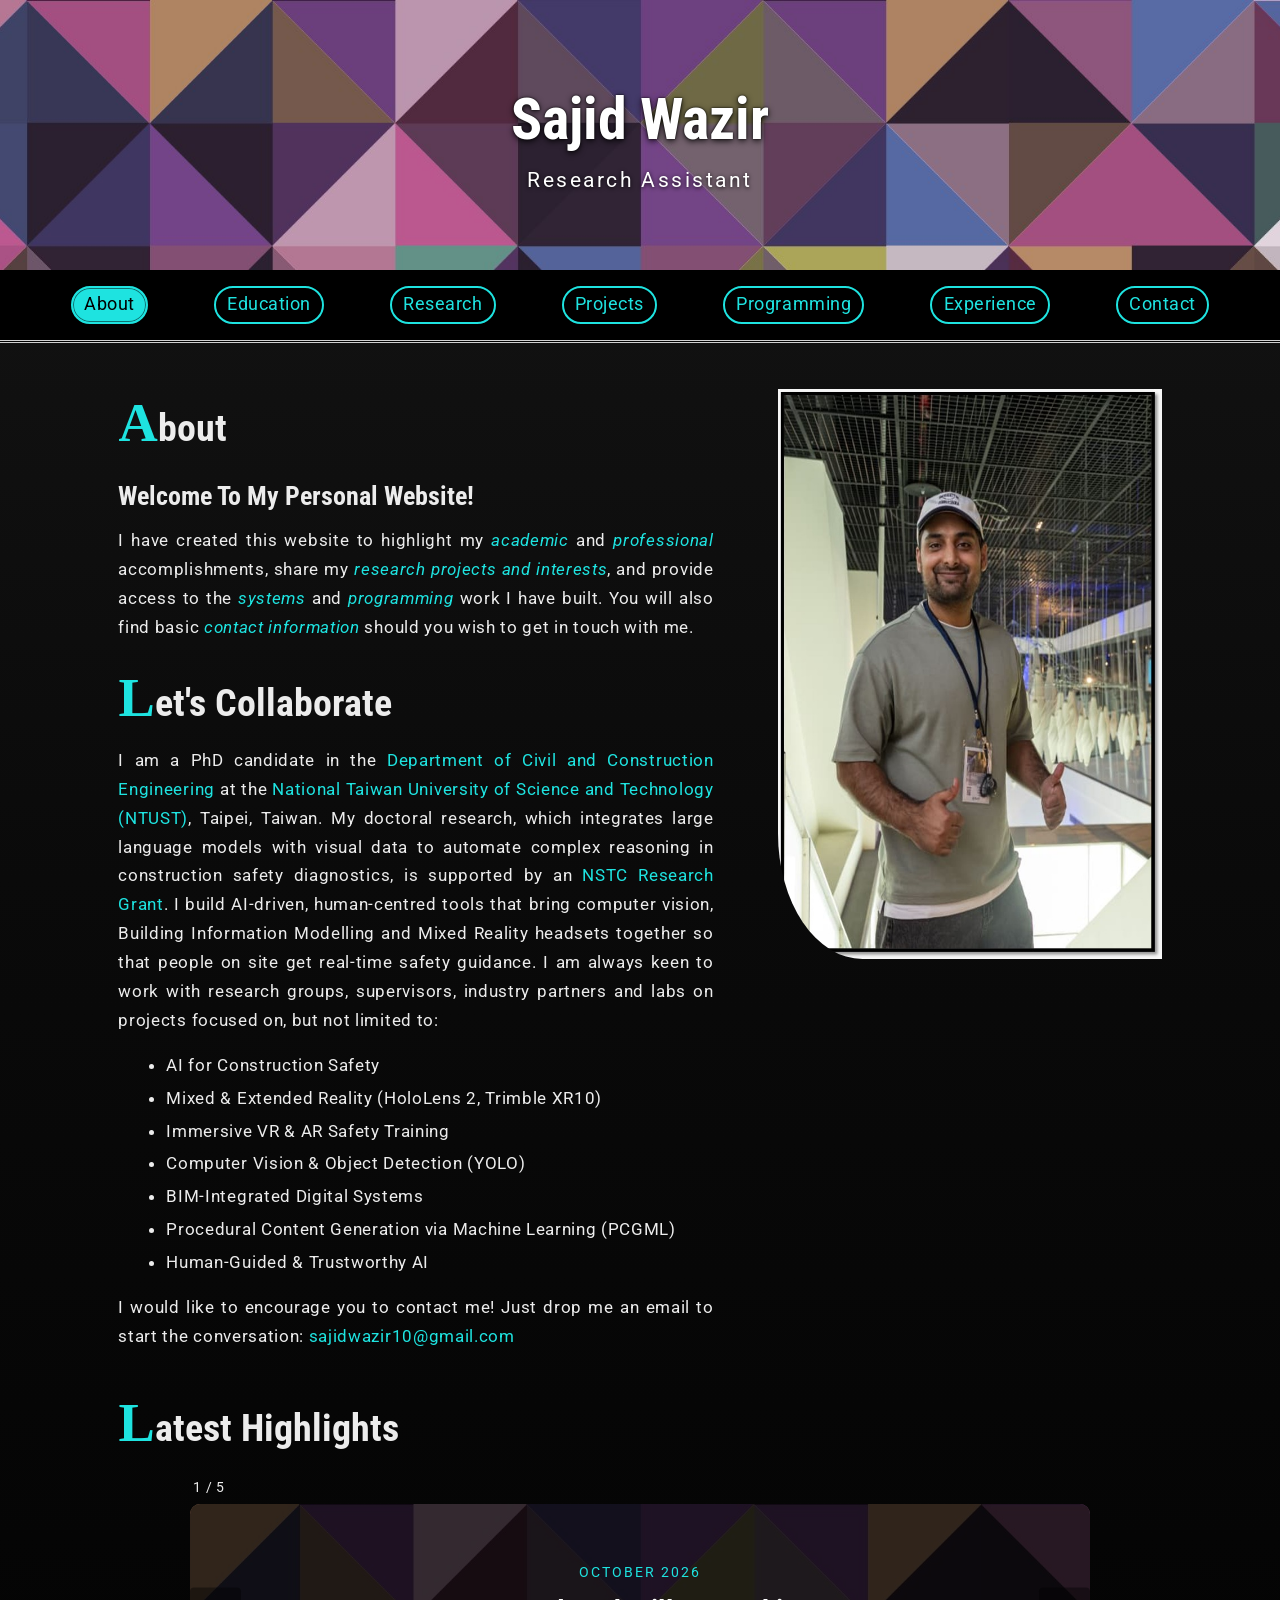
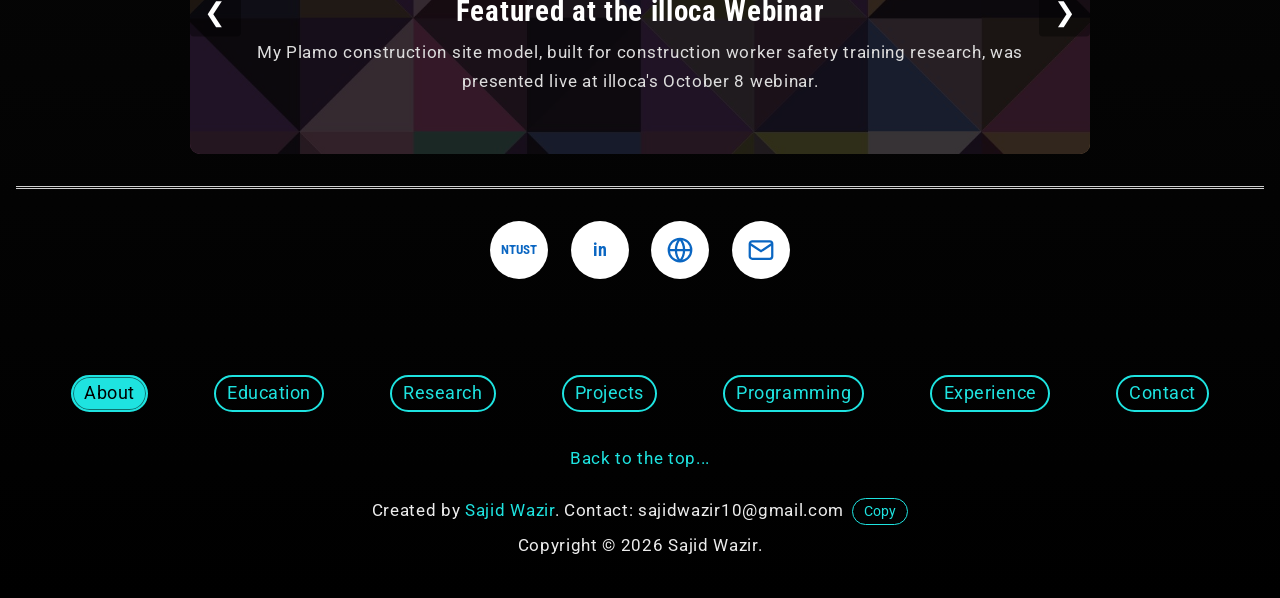
<file: index.html>
<!DOCTYPE html>
<html lang="en">
<head>
<meta charset="utf-8">
<meta name="viewport" content="width=device-width, initial-scale=1.0">
<meta name="author" content="Sajid Wazir">
<meta name="description" content="Personal website of Sajid Wazir, PhD candidate in Civil and Construction Engineering at NTUST, Taipei">
<meta name="keywords" content="construction safety, mixed reality, HoloLens 2, Trimble XR10, YOLO, computer vision, BIM, PCGML, civil engineering, NTUST">
<title>Sajid Wazir - About</title>
<link rel="preconnect" href="https://fonts.googleapis.com">
<link rel="preconnect" href="https://fonts.gstatic.com" crossorigin>
<link href="https://fonts.googleapis.com/css2?family=Roboto:ital,wght@0,400;0,500;0,700;1,400&family=Roboto+Condensed:wght@700&display=swap" rel="stylesheet">
<link rel="stylesheet" href="css/style.css">
</head>
<body>
<header id="header_text">
<h1>Sajid Wazir</h1>
<p>Research Assistant</p>
</header>
<nav class="main"><ul><li><a href="index.html" class="active">About</a></li><li><a href="education.html">Education</a></li><li><a href="research.html">Research</a></li><li><a href="projects.html">Projects</a></li><li><a href="programming.html">Programming</a></li><li><a href="experience.html">Experience</a></li><li><a href="contact.html">Contact</a></li></ul></nav>
<main>
<div class="row">
<div>
<h2>About</h2>
<h3>Welcome to my personal website!</h3>
<p>I have created this website to highlight my <a href="education.html"><em>academic</em></a> and <a href="experience.html"><em>professional</em></a> accomplishments, share my <a href="research.html"><em>research projects and interests</em></a>, and provide access to the <a href="projects.html"><em>systems</em></a> and <a href="programming.html"><em>programming</em></a> work I have built. You will also find basic <a href="contact.html"><em>contact information</em></a> should you wish to get in touch with me.</p>
<h2>Let's collaborate</h2>
<p>I am a PhD candidate in the <a href="https://www.ct.ntust.edu.tw/" target="_blank" rel="noopener">Department of Civil and Construction Engineering</a> at the <a href="https://www.ntust.edu.tw/" target="_blank" rel="noopener">National Taiwan University of Science and Technology (NTUST)</a>, Taipei, Taiwan. My doctoral research, which integrates large language models with visual data to automate complex reasoning in construction safety diagnostics, is supported by an <a href="https://www.nstc.gov.tw/" target="_blank" rel="noopener">NSTC Research Grant</a>. I build AI-driven, human-centred tools that bring computer vision, Building Information Modelling and Mixed Reality headsets together so that people on site get real-time safety guidance. I am always keen to work with research groups, supervisors, industry partners and labs on projects focused on, but not limited to:</p>
<ul class="list">
<li>AI for Construction Safety</li>
<li>Mixed &amp; Extended Reality (HoloLens 2, Trimble XR10)</li>
<li>Immersive VR &amp; AR Safety Training</li>
<li>Computer Vision &amp; Object Detection (YOLO)</li>
<li>BIM-Integrated Digital Systems</li>
<li>Procedural Content Generation via Machine Learning (PCGML)</li>
<li>Human-Guided &amp; Trustworthy AI</li>
</ul>
<p>I would like to encourage you to contact me! Just drop me an email to start the conversation: <a href="mailto:sajidwazir10@gmail.com">sajidwazir10@gmail.com</a></p>
</div>
<div class="photo"><img src="images/me.jpg" alt="Photo of Sajid Wazir"></div>
</div>
<div class="full">
<h2>Latest highlights</h2>
<div class="slideshow">
<div class="slide show"><div class="num">1 / 5</div><div class="card"><div class="inner"><div class="tag">October 2026</div><div class="title">Featured at the illoca Webinar</div><p class="txt">My Plamo construction site model, built for construction worker safety training research, was presented live at illoca's October 8 webinar.</p></div></div></div>
<div class="slide"><div class="num">2 / 5</div><div class="card"><div class="inner"><div class="tag">ICCCBE 2026</div><div class="title">AR-Based Fire Evacuation Navigation System</div><p class="txt">My paper on an Augmented Reality fire evacuation navigation system was presented at the International Conference on Computing in Civil and Building Engineering.</p></div></div></div>
<div class="slide"><div class="num">3 / 5</div><div class="card"><div class="inner"><div class="tag">Mixed Reality</div><div class="title">Inspection Copilot Running on Trimble XR10</div><p class="txt">My multi-user Mixed Reality system is deployed as a UWP ARM64 build with on-headset detection, voice commands and an AI helper panel.</p></div></div></div>
<div class="slide"><div class="num">4 / 5</div><div class="card"><div class="inner"><div class="tag">Computer Vision</div><div class="title">Custom YOLOv8s Detector Reaches 80% mAP50</div><p class="txt">Trained on 571 images across 7 classes of fire extinguisher components to drive on-site defect alerts.</p></div></div></div>
<div class="slide"><div class="num">5 / 5</div><div class="card"><div class="inner"><div class="tag">Funding</div><div class="title">NSTC Research Grant</div><p class="txt">My doctoral research is supported by Taiwan's National Science and Technology Council.</p></div></div></div>
<button class="prev" type="button" aria-label="Previous">&#10094;</button>
<button class="next" type="button" aria-label="Next">&#10095;</button>
</div>
</div>
<hr class="sep">
<ul class="icons">
<li><a href="https://www.ntust.edu.tw/" target="_blank" rel="noopener" title="NTUST" style="font-size:.8rem">NTUST</a></li>
<li><a href="https://www.linkedin.com/in/sajid-wazir" target="_blank" rel="noopener" title="LinkedIn">in</a></li>
<li><a href="https://sites.google.com/view/sajidwazir/" target="_blank" rel="noopener" title="Portfolio"><svg viewBox="0 0 24 24" fill="none" stroke="currentColor" stroke-width="1.8"><circle cx="12" cy="12" r="9"/><path d="M3 12h18M12 3a14 14 0 0 1 0 18M12 3a14 14 0 0 0 0 18"/></svg></a></li>
<li><a href="mailto:sajidwazir10@gmail.com" title="Email"><svg viewBox="0 0 24 24" fill="none" stroke="currentColor" stroke-width="1.8"><rect x="3" y="5" width="18" height="14" rx="2"/><path d="M3 7l9 6 9-6"/></svg></a></li>
</ul>
</main>
<footer>
<nav class="foot"><ul><li><a href="index.html" class="active">About</a></li><li><a href="education.html">Education</a></li><li><a href="research.html">Research</a></li><li><a href="projects.html">Projects</a></li><li><a href="programming.html">Programming</a></li><li><a href="experience.html">Experience</a></li><li><a href="contact.html">Contact</a></li></ul></nav>
<a class="top" href="#header_text">Back to the top...</a>
<p>Created by <a href="index.html">Sajid Wazir</a>. Contact: <span id="mail">sajidwazir10@gmail.com</span><button class="copybtn" type="button" data-copy="mail">Copy</button></p>
<p>Copyright &copy; 2026 Sajid Wazir.</p>
</footer>
<script src="js/main.js"></script>
</body>
</html>
</file>
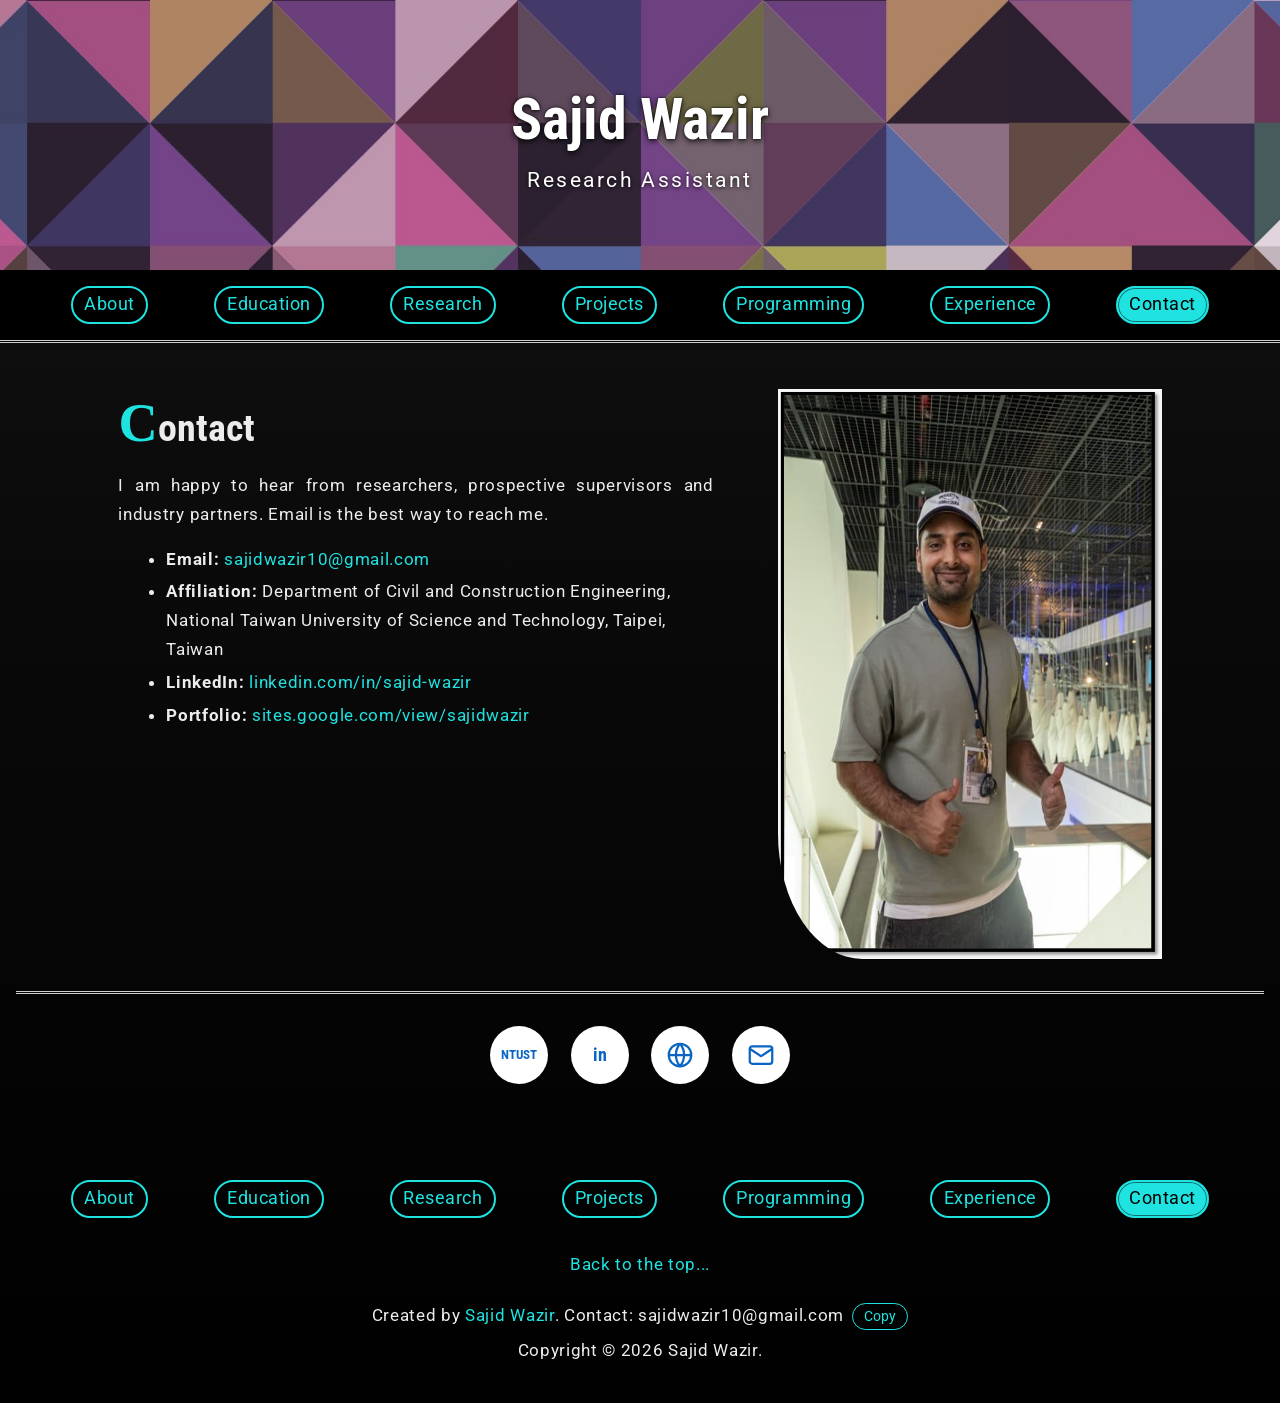
<file: contact.html>
<!DOCTYPE html>
<html lang="en">
<head>
<meta charset="utf-8">
<meta name="viewport" content="width=device-width, initial-scale=1.0">
<meta name="author" content="Sajid Wazir">
<meta name="description" content="Personal website of Sajid Wazir, PhD candidate in Civil and Construction Engineering at NTUST, Taipei">
<meta name="keywords" content="construction safety, mixed reality, HoloLens 2, Trimble XR10, YOLO, computer vision, BIM, PCGML, civil engineering, NTUST">
<title>Sajid Wazir - Contact</title>
<link rel="preconnect" href="https://fonts.googleapis.com">
<link rel="preconnect" href="https://fonts.gstatic.com" crossorigin>
<link href="https://fonts.googleapis.com/css2?family=Roboto:ital,wght@0,400;0,500;0,700;1,400&family=Roboto+Condensed:wght@700&display=swap" rel="stylesheet">
<link rel="stylesheet" href="css/style.css">
</head>
<body>
<header id="header_text">
<h1>Sajid Wazir</h1>
<p>Research Assistant</p>
</header>
<nav class="main"><ul><li><a href="index.html">About</a></li><li><a href="education.html">Education</a></li><li><a href="research.html">Research</a></li><li><a href="projects.html">Projects</a></li><li><a href="programming.html">Programming</a></li><li><a href="experience.html">Experience</a></li><li><a href="contact.html" class="active">Contact</a></li></ul></nav>
<main>
<div class="row"><div>
<h2>Contact</h2>
<p>I am happy to hear from researchers, prospective supervisors and industry partners. Email is the best way to reach me.</p>
<ul class="list">
<li><strong>Email:</strong> <a href="mailto:sajidwazir10@gmail.com">sajidwazir10@gmail.com</a></li>
<li><strong>Affiliation:</strong> Department of Civil and Construction Engineering, National Taiwan University of Science and Technology, Taipei, Taiwan</li>
<li><strong>LinkedIn:</strong> <a href="https://www.linkedin.com/in/sajid-wazir" target="_blank" rel="noopener">linkedin.com/in/sajid-wazir</a></li>
<li><strong>Portfolio:</strong> <a href="https://sites.google.com/view/sajidwazir/" target="_blank" rel="noopener">sites.google.com/view/sajidwazir</a></li>
</ul>
</div><div class="photo"><img src="images/me.jpg" alt="Photo of Sajid Wazir"></div></div>
<hr class="sep">
<ul class="icons">
<li><a href="https://www.ntust.edu.tw/" target="_blank" rel="noopener" title="NTUST" style="font-size:.8rem">NTUST</a></li>
<li><a href="https://www.linkedin.com/in/sajid-wazir" target="_blank" rel="noopener" title="LinkedIn">in</a></li>
<li><a href="https://sites.google.com/view/sajidwazir/" target="_blank" rel="noopener" title="Portfolio"><svg viewBox="0 0 24 24" fill="none" stroke="currentColor" stroke-width="1.8"><circle cx="12" cy="12" r="9"/><path d="M3 12h18M12 3a14 14 0 0 1 0 18M12 3a14 14 0 0 0 0 18"/></svg></a></li>
<li><a href="mailto:sajidwazir10@gmail.com" title="Email"><svg viewBox="0 0 24 24" fill="none" stroke="currentColor" stroke-width="1.8"><rect x="3" y="5" width="18" height="14" rx="2"/><path d="M3 7l9 6 9-6"/></svg></a></li>
</ul>
</main>
<footer>
<nav class="foot"><ul><li><a href="index.html">About</a></li><li><a href="education.html">Education</a></li><li><a href="research.html">Research</a></li><li><a href="projects.html">Projects</a></li><li><a href="programming.html">Programming</a></li><li><a href="experience.html">Experience</a></li><li><a href="contact.html" class="active">Contact</a></li></ul></nav>
<a class="top" href="#header_text">Back to the top...</a>
<p>Created by <a href="index.html">Sajid Wazir</a>. Contact: <span id="mail">sajidwazir10@gmail.com</span><button class="copybtn" type="button" data-copy="mail">Copy</button></p>
<p>Copyright &copy; 2026 Sajid Wazir.</p>
</footer>
<script src="js/main.js"></script>
</body>
</html>
</file>
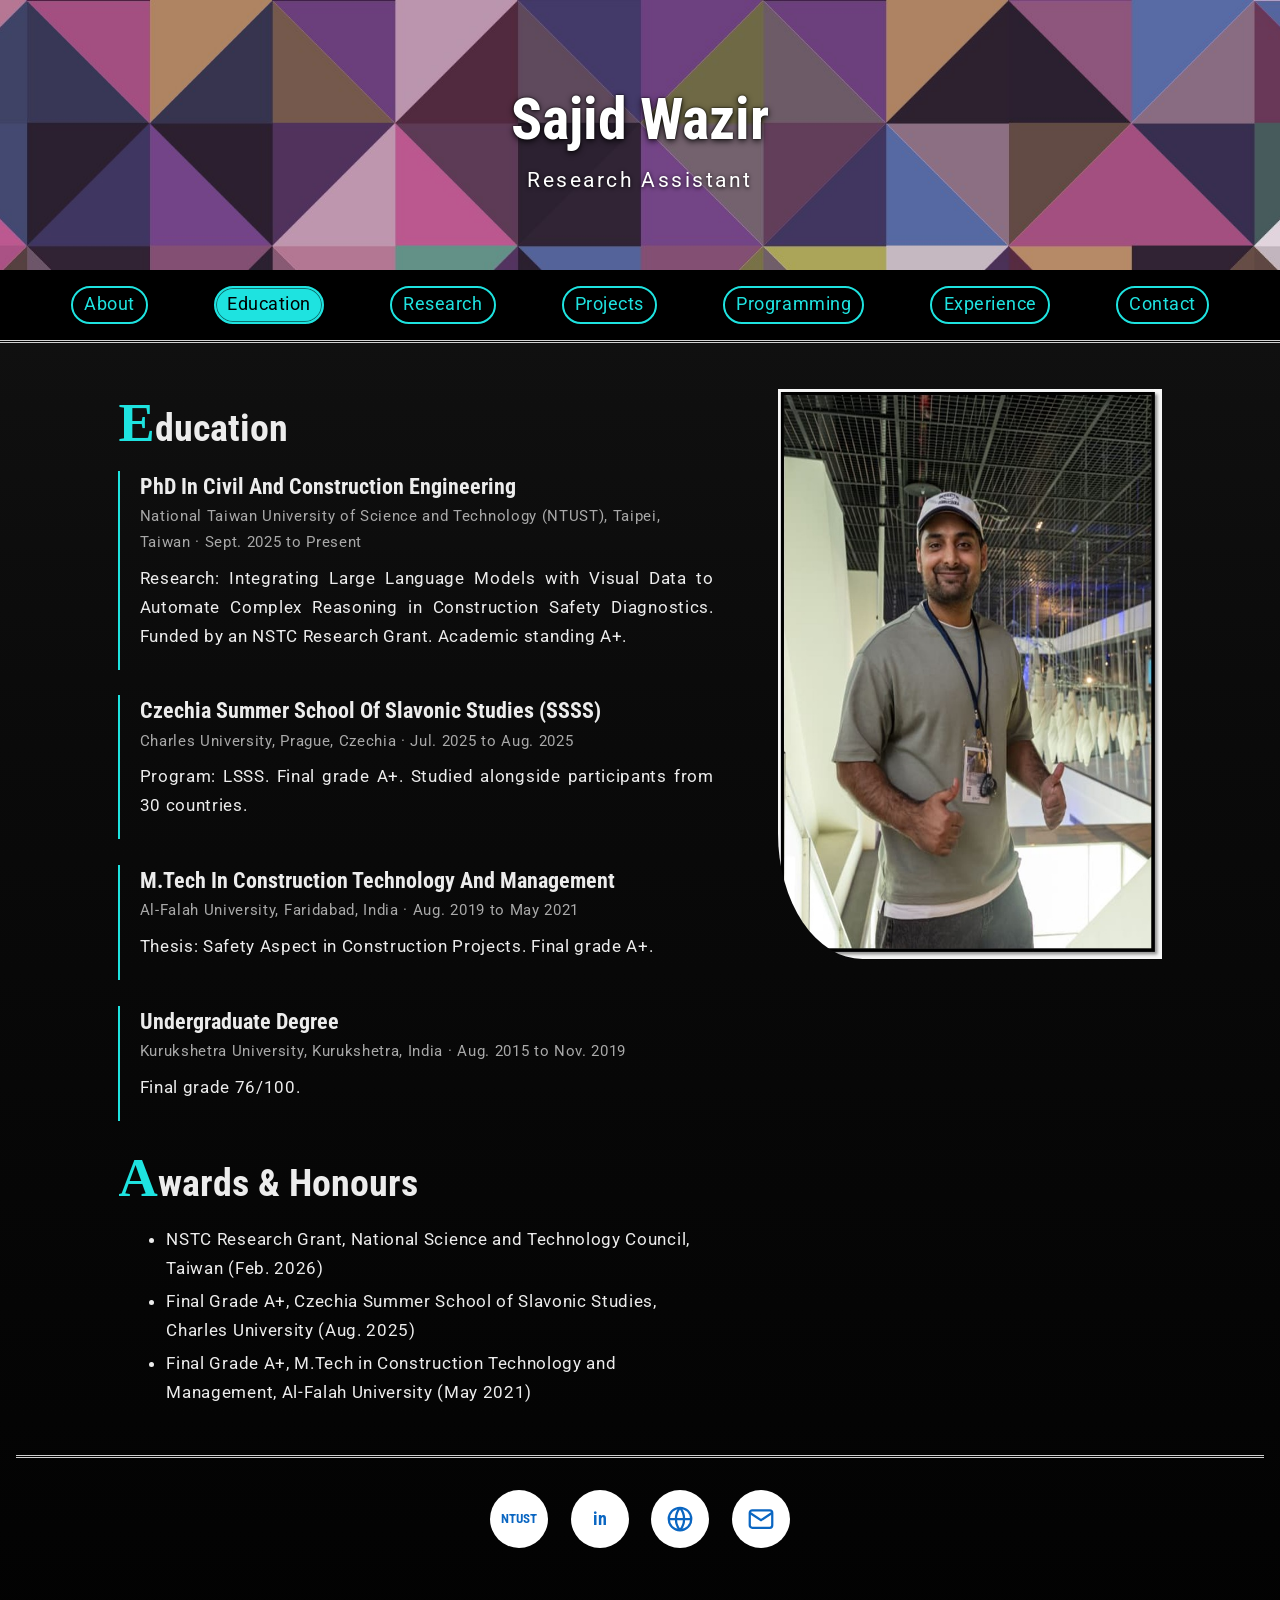
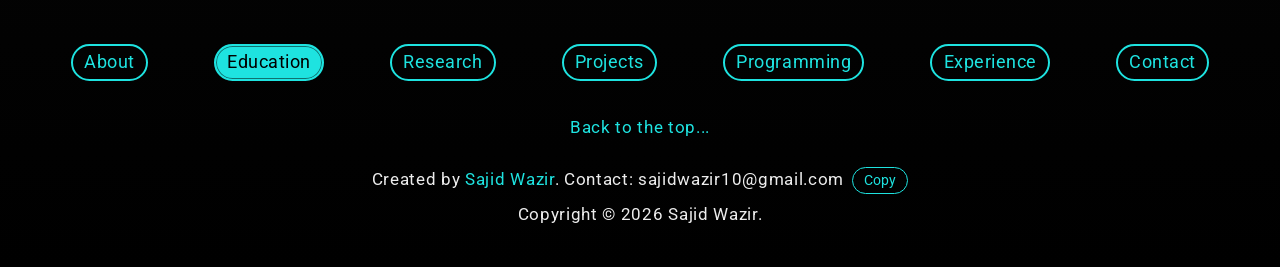
<file: education.html>
<!DOCTYPE html>
<html lang="en">
<head>
<meta charset="utf-8">
<meta name="viewport" content="width=device-width, initial-scale=1.0">
<meta name="author" content="Sajid Wazir">
<meta name="description" content="Personal website of Sajid Wazir, PhD candidate in Civil and Construction Engineering at NTUST, Taipei">
<meta name="keywords" content="construction safety, mixed reality, HoloLens 2, Trimble XR10, YOLO, computer vision, BIM, PCGML, civil engineering, NTUST">
<title>Sajid Wazir - Education</title>
<link rel="preconnect" href="https://fonts.googleapis.com">
<link rel="preconnect" href="https://fonts.gstatic.com" crossorigin>
<link href="https://fonts.googleapis.com/css2?family=Roboto:ital,wght@0,400;0,500;0,700;1,400&family=Roboto+Condensed:wght@700&display=swap" rel="stylesheet">
<link rel="stylesheet" href="css/style.css">
</head>
<body>
<header id="header_text">
<h1>Sajid Wazir</h1>
<p>Research Assistant</p>
</header>
<nav class="main"><ul><li><a href="index.html">About</a></li><li><a href="education.html" class="active">Education</a></li><li><a href="research.html">Research</a></li><li><a href="projects.html">Projects</a></li><li><a href="programming.html">Programming</a></li><li><a href="experience.html">Experience</a></li><li><a href="contact.html">Contact</a></li></ul></nav>
<main>
<div class="row"><div>
<h2>Education</h2>
<div class="entry"><h3>PhD in Civil and Construction Engineering</h3><div class="meta">National Taiwan University of Science and Technology (NTUST), Taipei, Taiwan &middot; Sept. 2025 to Present</div>
<p>Research: Integrating Large Language Models with Visual Data to Automate Complex Reasoning in Construction Safety Diagnostics. Funded by an NSTC Research Grant. Academic standing A+.</p></div>
<div class="entry"><h3>Czechia Summer School of Slavonic Studies (SSSS)</h3><div class="meta">Charles University, Prague, Czechia &middot; Jul. 2025 to Aug. 2025</div>
<p>Program: LSSS. Final grade A+. Studied alongside participants from 30 countries.</p></div>
<div class="entry"><h3>M.Tech in Construction Technology and Management</h3><div class="meta">Al-Falah University, Faridabad, India &middot; Aug. 2019 to May 2021</div>
<p>Thesis: Safety Aspect in Construction Projects. Final grade A+.</p></div>
<div class="entry"><h3>Undergraduate Degree</h3><div class="meta">Kurukshetra University, Kurukshetra, India &middot; Aug. 2015 to Nov. 2019</div>
<p>Final grade 76/100.</p></div>
<h2>Awards &amp; Honours</h2>
<ul class="list">
<li>NSTC Research Grant, National Science and Technology Council, Taiwan (Feb. 2026)</li>
<li>Final Grade A+, Czechia Summer School of Slavonic Studies, Charles University (Aug. 2025)</li>
<li>Final Grade A+, M.Tech in Construction Technology and Management, Al-Falah University (May 2021)</li>
</ul>
</div><div class="photo"><img src="images/me.jpg" alt="Photo of Sajid Wazir"></div></div>
<hr class="sep">
<ul class="icons">
<li><a href="https://www.ntust.edu.tw/" target="_blank" rel="noopener" title="NTUST" style="font-size:.8rem">NTUST</a></li>
<li><a href="https://www.linkedin.com/in/sajid-wazir" target="_blank" rel="noopener" title="LinkedIn">in</a></li>
<li><a href="https://sites.google.com/view/sajidwazir/" target="_blank" rel="noopener" title="Portfolio"><svg viewBox="0 0 24 24" fill="none" stroke="currentColor" stroke-width="1.8"><circle cx="12" cy="12" r="9"/><path d="M3 12h18M12 3a14 14 0 0 1 0 18M12 3a14 14 0 0 0 0 18"/></svg></a></li>
<li><a href="mailto:sajidwazir10@gmail.com" title="Email"><svg viewBox="0 0 24 24" fill="none" stroke="currentColor" stroke-width="1.8"><rect x="3" y="5" width="18" height="14" rx="2"/><path d="M3 7l9 6 9-6"/></svg></a></li>
</ul>
</main>
<footer>
<nav class="foot"><ul><li><a href="index.html">About</a></li><li><a href="education.html" class="active">Education</a></li><li><a href="research.html">Research</a></li><li><a href="projects.html">Projects</a></li><li><a href="programming.html">Programming</a></li><li><a href="experience.html">Experience</a></li><li><a href="contact.html">Contact</a></li></ul></nav>
<a class="top" href="#header_text">Back to the top...</a>
<p>Created by <a href="index.html">Sajid Wazir</a>. Contact: <span id="mail">sajidwazir10@gmail.com</span><button class="copybtn" type="button" data-copy="mail">Copy</button></p>
<p>Copyright &copy; 2026 Sajid Wazir.</p>
</footer>
<script src="js/main.js"></script>
</body>
</html>
</file>
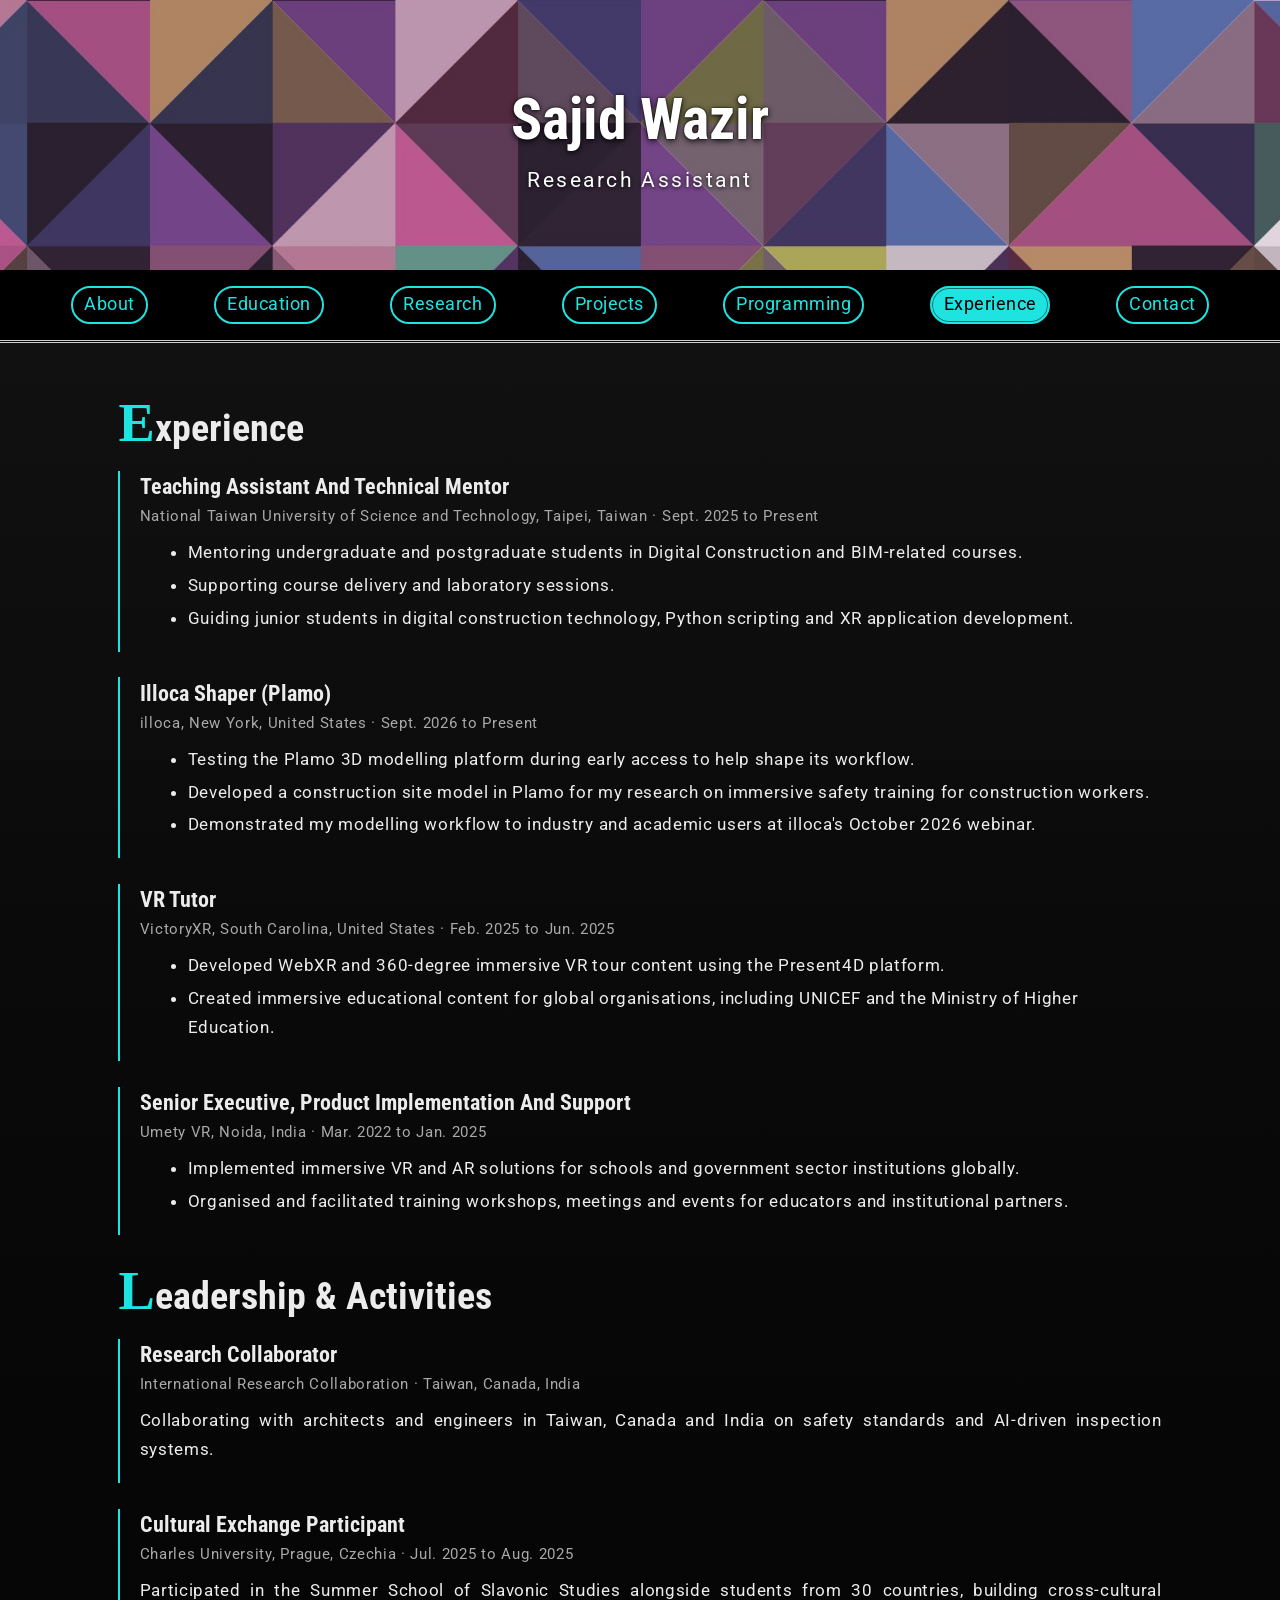
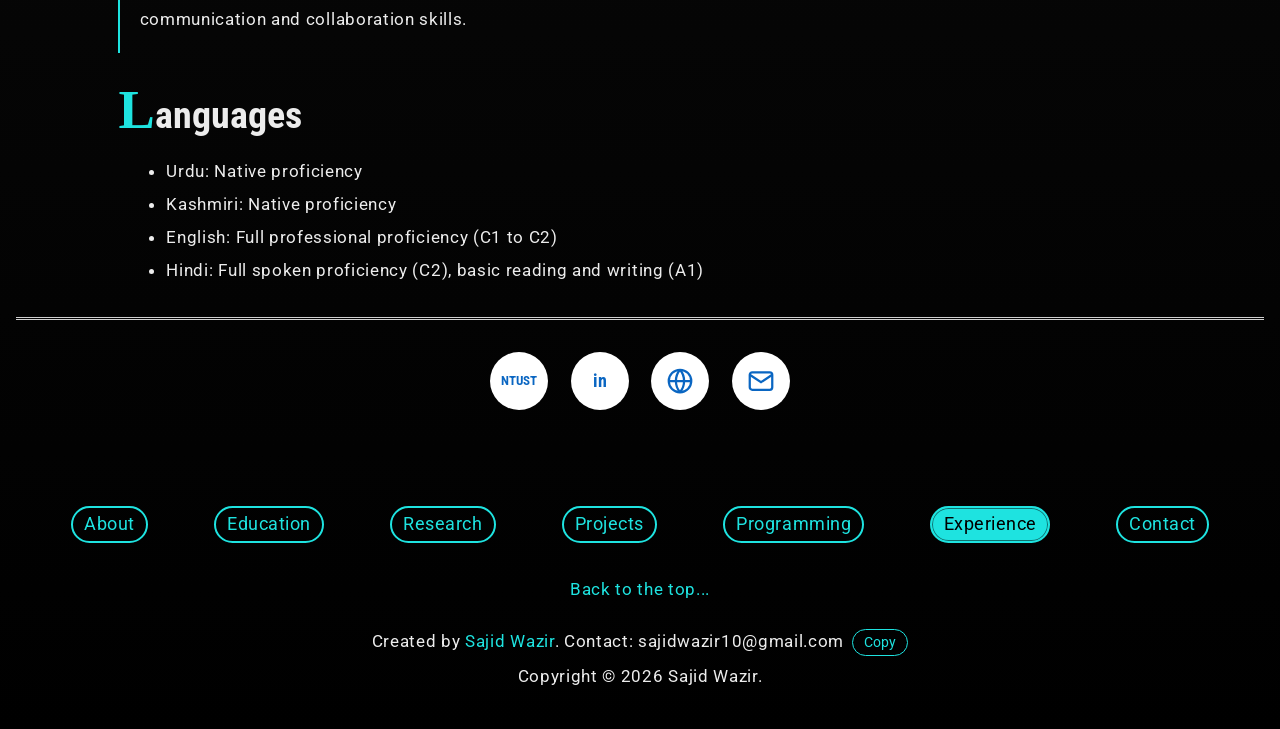
<file: experience.html>
<!DOCTYPE html>
<html lang="en">
<head>
<meta charset="utf-8">
<meta name="viewport" content="width=device-width, initial-scale=1.0">
<meta name="author" content="Sajid Wazir">
<meta name="description" content="Personal website of Sajid Wazir, PhD candidate in Civil and Construction Engineering at NTUST, Taipei">
<meta name="keywords" content="construction safety, mixed reality, HoloLens 2, Trimble XR10, YOLO, computer vision, BIM, PCGML, civil engineering, NTUST">
<title>Sajid Wazir - Experience</title>
<link rel="preconnect" href="https://fonts.googleapis.com">
<link rel="preconnect" href="https://fonts.gstatic.com" crossorigin>
<link href="https://fonts.googleapis.com/css2?family=Roboto:ital,wght@0,400;0,500;0,700;1,400&family=Roboto+Condensed:wght@700&display=swap" rel="stylesheet">
<link rel="stylesheet" href="css/style.css">
</head>
<body>
<header id="header_text">
<h1>Sajid Wazir</h1>
<p>Research Assistant</p>
</header>
<nav class="main"><ul><li><a href="index.html">About</a></li><li><a href="education.html">Education</a></li><li><a href="research.html">Research</a></li><li><a href="projects.html">Projects</a></li><li><a href="programming.html">Programming</a></li><li><a href="experience.html" class="active">Experience</a></li><li><a href="contact.html">Contact</a></li></ul></nav>
<main>
<div class="full">
<h2>Experience</h2>
<div class="entry"><h3>Teaching Assistant and Technical Mentor</h3><div class="meta">National Taiwan University of Science and Technology, Taipei, Taiwan &middot; Sept. 2025 to Present</div>
<ul class="list"><li>Mentoring undergraduate and postgraduate students in Digital Construction and BIM-related courses.</li><li>Supporting course delivery and laboratory sessions.</li><li>Guiding junior students in digital construction technology, Python scripting and XR application development.</li></ul></div>
<div class="entry"><h3>illoca Shaper (Plamo)</h3><div class="meta">illoca, New York, United States &middot; Sept. 2026 to Present</div>
<ul class="list"><li>Testing the Plamo 3D modelling platform during early access to help shape its workflow.</li><li>Developed a construction site model in Plamo for my research on immersive safety training for construction workers.</li><li>Demonstrated my modelling workflow to industry and academic users at illoca's October 2026 webinar.</li></ul></div>
<div class="entry"><h3>VR Tutor</h3><div class="meta">VictoryXR, South Carolina, United States &middot; Feb. 2025 to Jun. 2025</div>
<ul class="list"><li>Developed WebXR and 360-degree immersive VR tour content using the Present4D platform.</li><li>Created immersive educational content for global organisations, including UNICEF and the Ministry of Higher Education.</li></ul></div>
<div class="entry"><h3>Senior Executive, Product Implementation and Support</h3><div class="meta">Umety VR, Noida, India &middot; Mar. 2022 to Jan. 2025</div>
<ul class="list"><li>Implemented immersive VR and AR solutions for schools and government sector institutions globally.</li><li>Organised and facilitated training workshops, meetings and events for educators and institutional partners.</li></ul></div>
<h2>Leadership &amp; Activities</h2>
<div class="entry"><h3>Research Collaborator</h3><div class="meta">International Research Collaboration &middot; Taiwan, Canada, India</div>
<p>Collaborating with architects and engineers in Taiwan, Canada and India on safety standards and AI-driven inspection systems.</p></div>
<div class="entry"><h3>Cultural Exchange Participant</h3><div class="meta">Charles University, Prague, Czechia &middot; Jul. 2025 to Aug. 2025</div>
<p>Participated in the Summer School of Slavonic Studies alongside students from 30 countries, building cross-cultural communication and collaboration skills.</p></div>
<h2>Languages</h2>
<ul class="list"><li>Urdu: Native proficiency</li><li>Kashmiri: Native proficiency</li><li>English: Full professional proficiency (C1 to C2)</li><li>Hindi: Full spoken proficiency (C2), basic reading and writing (A1)</li></ul>
</div>
<hr class="sep">
<ul class="icons">
<li><a href="https://www.ntust.edu.tw/" target="_blank" rel="noopener" title="NTUST" style="font-size:.8rem">NTUST</a></li>
<li><a href="https://www.linkedin.com/in/sajid-wazir" target="_blank" rel="noopener" title="LinkedIn">in</a></li>
<li><a href="https://sites.google.com/view/sajidwazir/" target="_blank" rel="noopener" title="Portfolio"><svg viewBox="0 0 24 24" fill="none" stroke="currentColor" stroke-width="1.8"><circle cx="12" cy="12" r="9"/><path d="M3 12h18M12 3a14 14 0 0 1 0 18M12 3a14 14 0 0 0 0 18"/></svg></a></li>
<li><a href="mailto:sajidwazir10@gmail.com" title="Email"><svg viewBox="0 0 24 24" fill="none" stroke="currentColor" stroke-width="1.8"><rect x="3" y="5" width="18" height="14" rx="2"/><path d="M3 7l9 6 9-6"/></svg></a></li>
</ul>
</main>
<footer>
<nav class="foot"><ul><li><a href="index.html">About</a></li><li><a href="education.html">Education</a></li><li><a href="research.html">Research</a></li><li><a href="projects.html">Projects</a></li><li><a href="programming.html">Programming</a></li><li><a href="experience.html" class="active">Experience</a></li><li><a href="contact.html">Contact</a></li></ul></nav>
<a class="top" href="#header_text">Back to the top...</a>
<p>Created by <a href="index.html">Sajid Wazir</a>. Contact: <span id="mail">sajidwazir10@gmail.com</span><button class="copybtn" type="button" data-copy="mail">Copy</button></p>
<p>Copyright &copy; 2026 Sajid Wazir.</p>
</footer>
<script src="js/main.js"></script>
</body>
</html>
</file>
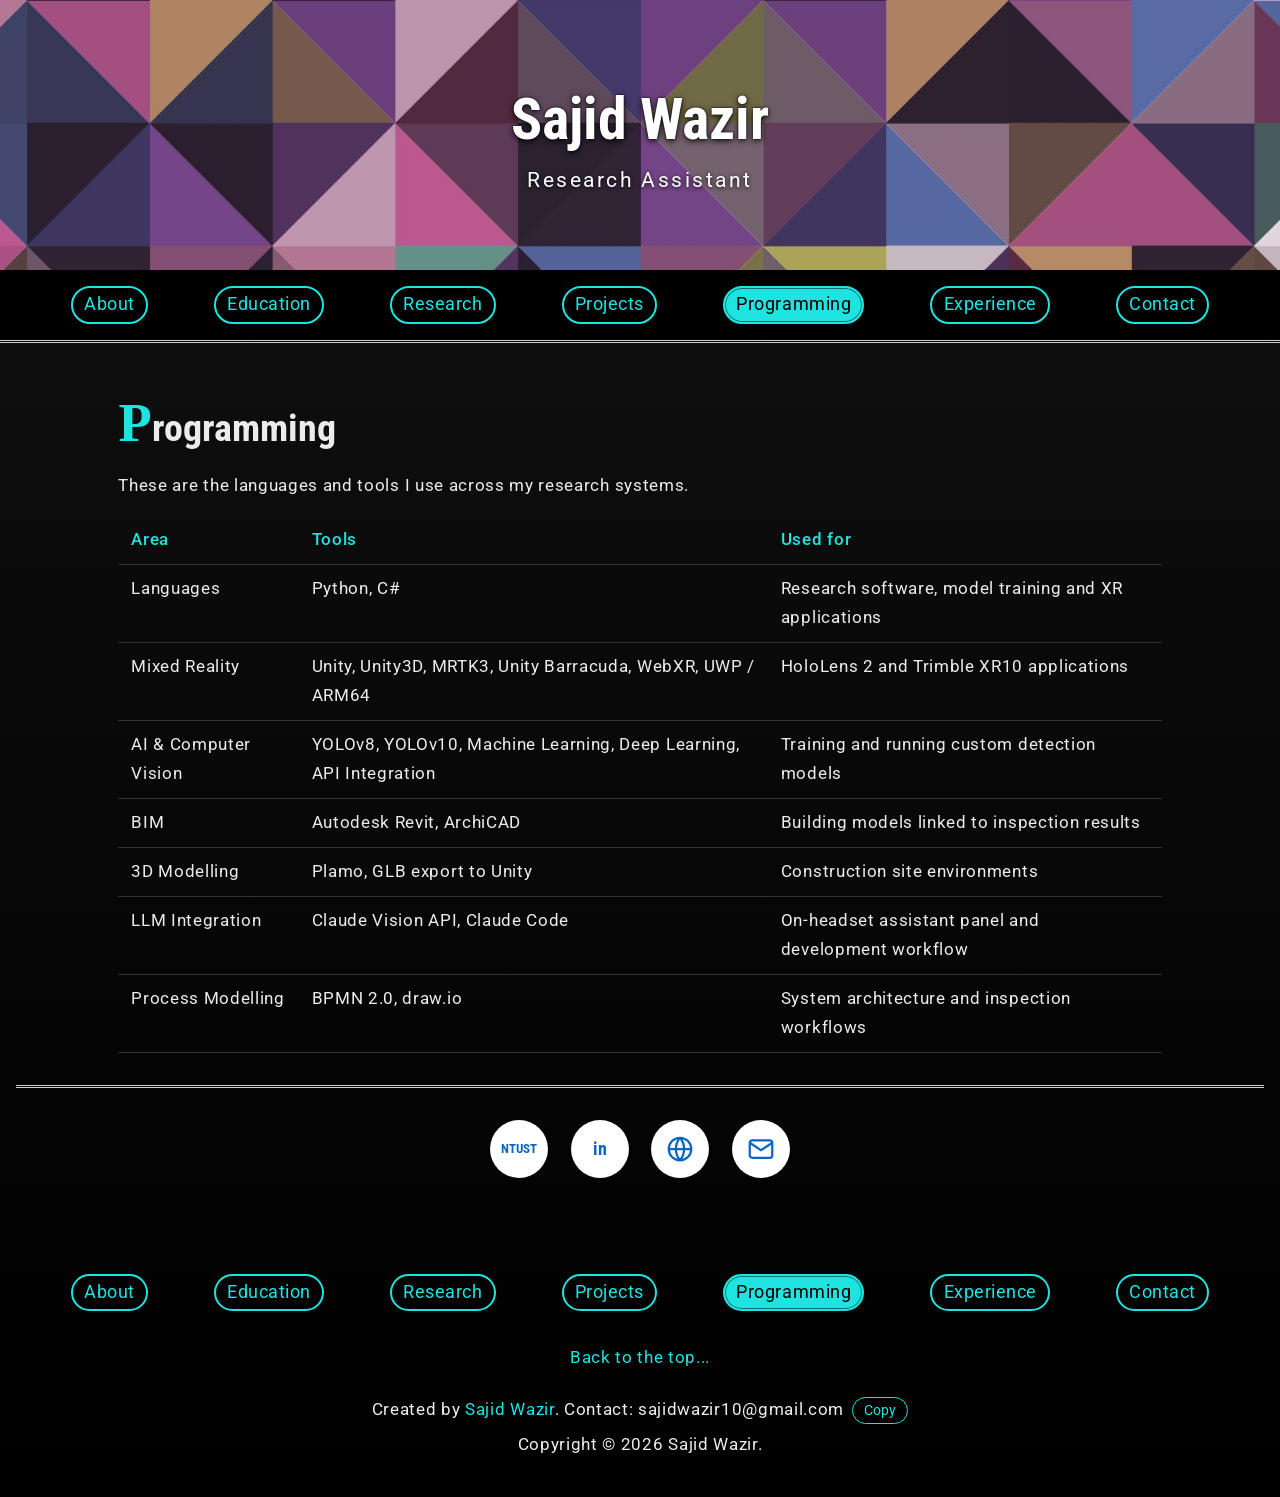
<file: programming.html>
<!DOCTYPE html>
<html lang="en">
<head>
<meta charset="utf-8">
<meta name="viewport" content="width=device-width, initial-scale=1.0">
<meta name="author" content="Sajid Wazir">
<meta name="description" content="Personal website of Sajid Wazir, PhD candidate in Civil and Construction Engineering at NTUST, Taipei">
<meta name="keywords" content="construction safety, mixed reality, HoloLens 2, Trimble XR10, YOLO, computer vision, BIM, PCGML, civil engineering, NTUST">
<title>Sajid Wazir - Programming</title>
<link rel="preconnect" href="https://fonts.googleapis.com">
<link rel="preconnect" href="https://fonts.gstatic.com" crossorigin>
<link href="https://fonts.googleapis.com/css2?family=Roboto:ital,wght@0,400;0,500;0,700;1,400&family=Roboto+Condensed:wght@700&display=swap" rel="stylesheet">
<link rel="stylesheet" href="css/style.css">
</head>
<body>
<header id="header_text">
<h1>Sajid Wazir</h1>
<p>Research Assistant</p>
</header>
<nav class="main"><ul><li><a href="index.html">About</a></li><li><a href="education.html">Education</a></li><li><a href="research.html">Research</a></li><li><a href="projects.html">Projects</a></li><li><a href="programming.html" class="active">Programming</a></li><li><a href="experience.html">Experience</a></li><li><a href="contact.html">Contact</a></li></ul></nav>
<main>
<div class="full">
<h2>Programming</h2>
<p>These are the languages and tools I use across my research systems.</p>
<div class="tbl"><table>
<thead><tr><th>Area</th><th>Tools</th><th>Used for</th></tr></thead>
<tbody>
<tr><td>Languages</td><td>Python, C#</td><td>Research software, model training and XR applications</td></tr>
<tr><td>Mixed Reality</td><td>Unity, Unity3D, MRTK3, Unity Barracuda, WebXR, UWP / ARM64</td><td>HoloLens 2 and Trimble XR10 applications</td></tr>
<tr><td>AI &amp; Computer Vision</td><td>YOLOv8, YOLOv10, Machine Learning, Deep Learning, API Integration</td><td>Training and running custom detection models</td></tr>
<tr><td>BIM</td><td>Autodesk Revit, ArchiCAD</td><td>Building models linked to inspection results</td></tr>
<tr><td>3D Modelling</td><td>Plamo, GLB export to Unity</td><td>Construction site environments</td></tr>
<tr><td>LLM Integration</td><td>Claude Vision API, Claude Code</td><td>On-headset assistant panel and development workflow</td></tr>
<tr><td>Process Modelling</td><td>BPMN 2.0, draw.io</td><td>System architecture and inspection workflows</td></tr>
</tbody></table></div>
</div>
<hr class="sep">
<ul class="icons">
<li><a href="https://www.ntust.edu.tw/" target="_blank" rel="noopener" title="NTUST" style="font-size:.8rem">NTUST</a></li>
<li><a href="https://www.linkedin.com/in/sajid-wazir" target="_blank" rel="noopener" title="LinkedIn">in</a></li>
<li><a href="https://sites.google.com/view/sajidwazir/" target="_blank" rel="noopener" title="Portfolio"><svg viewBox="0 0 24 24" fill="none" stroke="currentColor" stroke-width="1.8"><circle cx="12" cy="12" r="9"/><path d="M3 12h18M12 3a14 14 0 0 1 0 18M12 3a14 14 0 0 0 0 18"/></svg></a></li>
<li><a href="mailto:sajidwazir10@gmail.com" title="Email"><svg viewBox="0 0 24 24" fill="none" stroke="currentColor" stroke-width="1.8"><rect x="3" y="5" width="18" height="14" rx="2"/><path d="M3 7l9 6 9-6"/></svg></a></li>
</ul>
</main>
<footer>
<nav class="foot"><ul><li><a href="index.html">About</a></li><li><a href="education.html">Education</a></li><li><a href="research.html">Research</a></li><li><a href="projects.html">Projects</a></li><li><a href="programming.html" class="active">Programming</a></li><li><a href="experience.html">Experience</a></li><li><a href="contact.html">Contact</a></li></ul></nav>
<a class="top" href="#header_text">Back to the top...</a>
<p>Created by <a href="index.html">Sajid Wazir</a>. Contact: <span id="mail">sajidwazir10@gmail.com</span><button class="copybtn" type="button" data-copy="mail">Copy</button></p>
<p>Copyright &copy; 2026 Sajid Wazir.</p>
</footer>
<script src="js/main.js"></script>
</body>
</html>
</file>
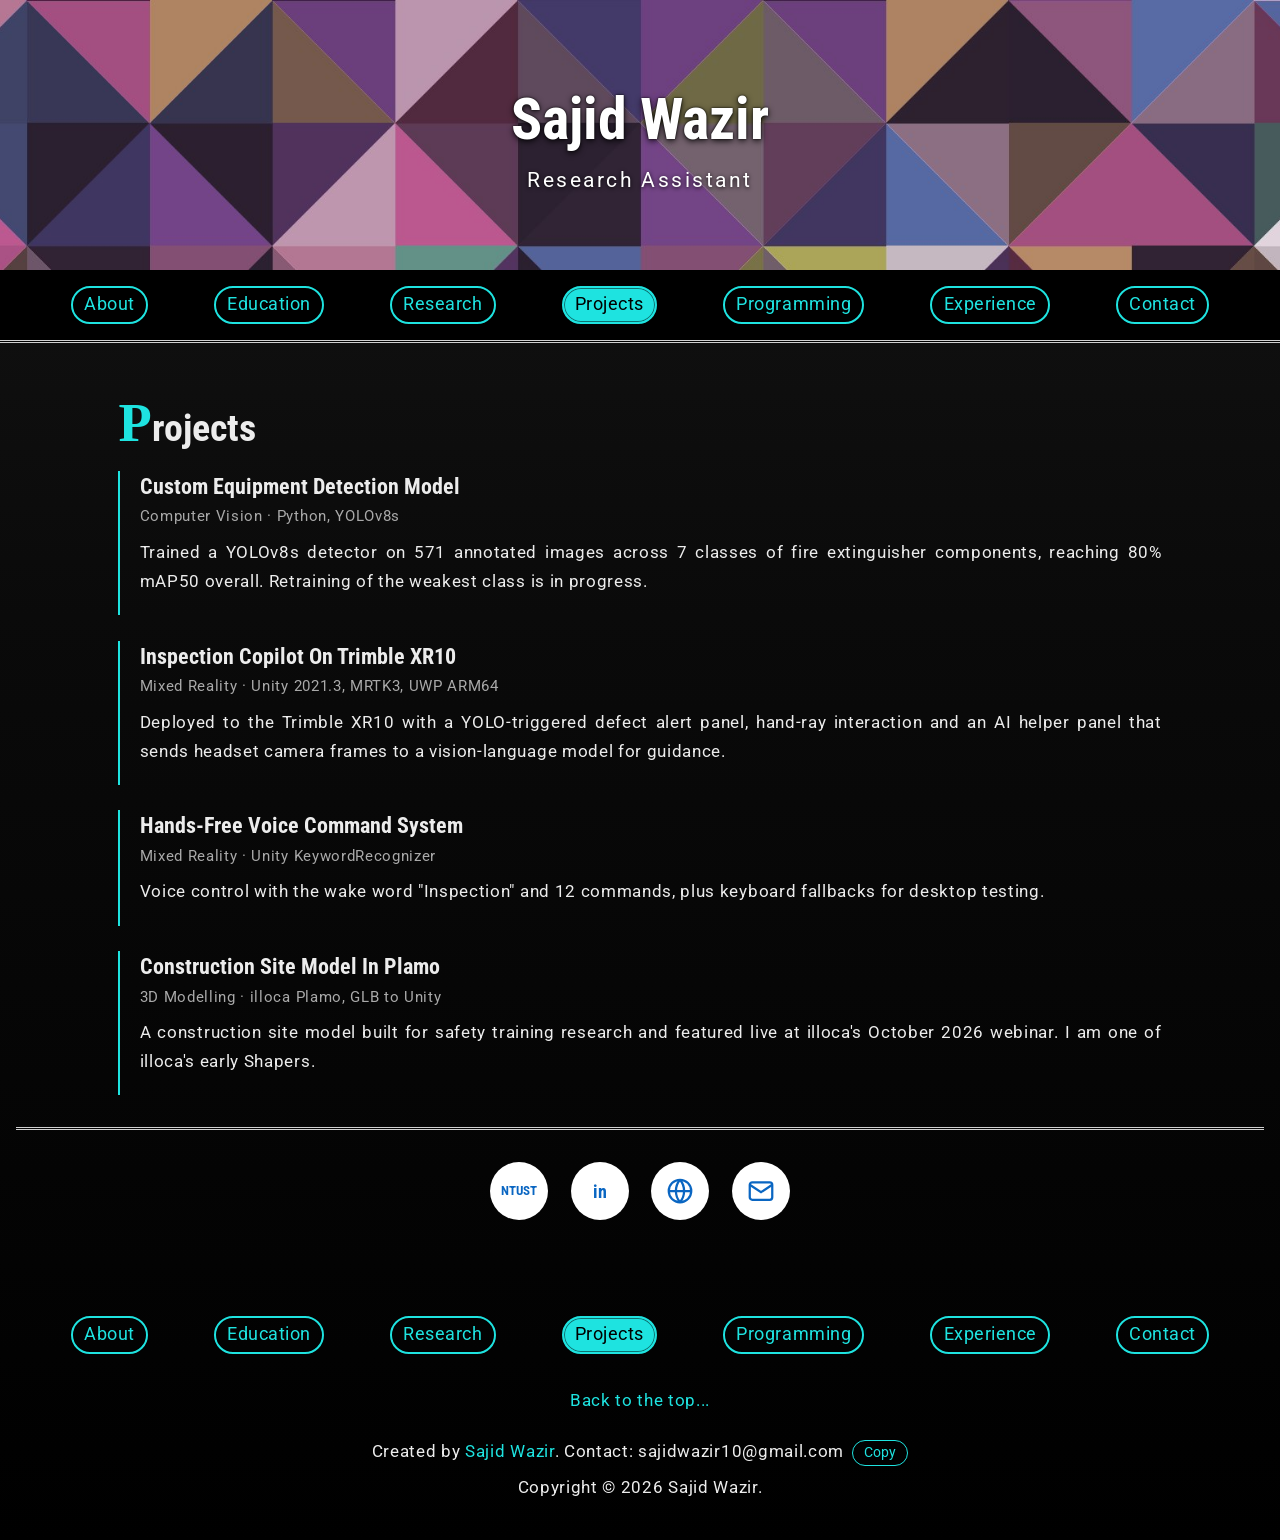
<file: projects.html>
<!DOCTYPE html>
<html lang="en">
<head>
<meta charset="utf-8">
<meta name="viewport" content="width=device-width, initial-scale=1.0">
<meta name="author" content="Sajid Wazir">
<meta name="description" content="Personal website of Sajid Wazir, PhD candidate in Civil and Construction Engineering at NTUST, Taipei">
<meta name="keywords" content="construction safety, mixed reality, HoloLens 2, Trimble XR10, YOLO, computer vision, BIM, PCGML, civil engineering, NTUST">
<title>Sajid Wazir - Projects</title>
<link rel="preconnect" href="https://fonts.googleapis.com">
<link rel="preconnect" href="https://fonts.gstatic.com" crossorigin>
<link href="https://fonts.googleapis.com/css2?family=Roboto:ital,wght@0,400;0,500;0,700;1,400&family=Roboto+Condensed:wght@700&display=swap" rel="stylesheet">
<link rel="stylesheet" href="css/style.css">
</head>
<body>
<header id="header_text">
<h1>Sajid Wazir</h1>
<p>Research Assistant</p>
</header>
<nav class="main"><ul><li><a href="index.html">About</a></li><li><a href="education.html">Education</a></li><li><a href="research.html">Research</a></li><li><a href="projects.html" class="active">Projects</a></li><li><a href="programming.html">Programming</a></li><li><a href="experience.html">Experience</a></li><li><a href="contact.html">Contact</a></li></ul></nav>
<main>
<div class="full">
<h2>Projects</h2>
<div class="entry"><h3>Custom Equipment Detection Model</h3><div class="meta">Computer Vision &middot; Python, YOLOv8s</div><p>Trained a YOLOv8s detector on 571 annotated images across 7 classes of fire extinguisher components, reaching 80% mAP50 overall. Retraining of the weakest class is in progress.</p></div>
<div class="entry"><h3>Inspection Copilot on Trimble XR10</h3><div class="meta">Mixed Reality &middot; Unity 2021.3, MRTK3, UWP ARM64</div><p>Deployed to the Trimble XR10 with a YOLO-triggered defect alert panel, hand-ray interaction and an AI helper panel that sends headset camera frames to a vision-language model for guidance.</p></div>
<div class="entry"><h3>Hands-Free Voice Command System</h3><div class="meta">Mixed Reality &middot; Unity KeywordRecognizer</div><p>Voice control with the wake word "Inspection" and 12 commands, plus keyboard fallbacks for desktop testing.</p></div>
<div class="entry"><h3>Construction Site Model in Plamo</h3><div class="meta">3D Modelling &middot; illoca Plamo, GLB to Unity</div><p>A construction site model built for safety training research and featured live at illoca's October 2026 webinar. I am one of illoca's early Shapers.</p></div>
</div>
<hr class="sep">
<ul class="icons">
<li><a href="https://www.ntust.edu.tw/" target="_blank" rel="noopener" title="NTUST" style="font-size:.8rem">NTUST</a></li>
<li><a href="https://www.linkedin.com/in/sajid-wazir" target="_blank" rel="noopener" title="LinkedIn">in</a></li>
<li><a href="https://sites.google.com/view/sajidwazir/" target="_blank" rel="noopener" title="Portfolio"><svg viewBox="0 0 24 24" fill="none" stroke="currentColor" stroke-width="1.8"><circle cx="12" cy="12" r="9"/><path d="M3 12h18M12 3a14 14 0 0 1 0 18M12 3a14 14 0 0 0 0 18"/></svg></a></li>
<li><a href="mailto:sajidwazir10@gmail.com" title="Email"><svg viewBox="0 0 24 24" fill="none" stroke="currentColor" stroke-width="1.8"><rect x="3" y="5" width="18" height="14" rx="2"/><path d="M3 7l9 6 9-6"/></svg></a></li>
</ul>
</main>
<footer>
<nav class="foot"><ul><li><a href="index.html">About</a></li><li><a href="education.html">Education</a></li><li><a href="research.html">Research</a></li><li><a href="projects.html" class="active">Projects</a></li><li><a href="programming.html">Programming</a></li><li><a href="experience.html">Experience</a></li><li><a href="contact.html">Contact</a></li></ul></nav>
<a class="top" href="#header_text">Back to the top...</a>
<p>Created by <a href="index.html">Sajid Wazir</a>. Contact: <span id="mail">sajidwazir10@gmail.com</span><button class="copybtn" type="button" data-copy="mail">Copy</button></p>
<p>Copyright &copy; 2026 Sajid Wazir.</p>
</footer>
<script src="js/main.js"></script>
</body>
</html>
</file>
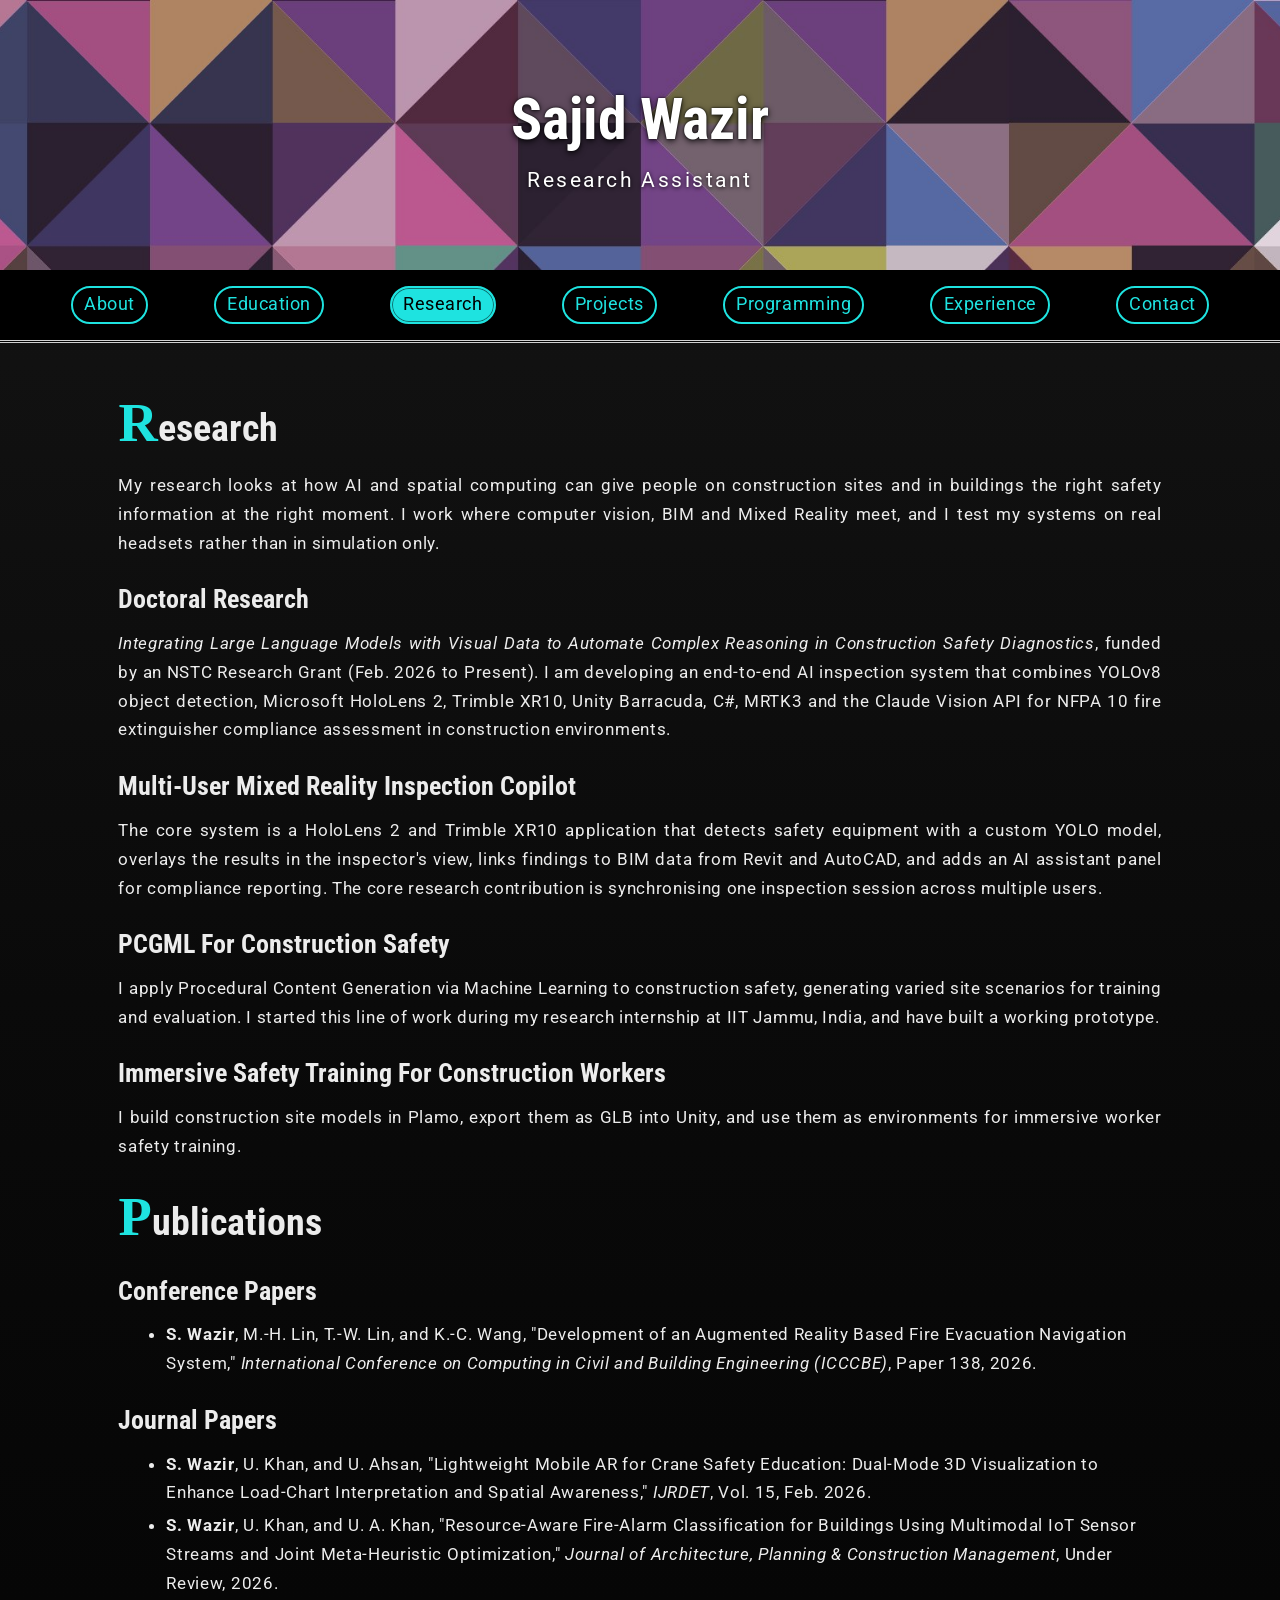
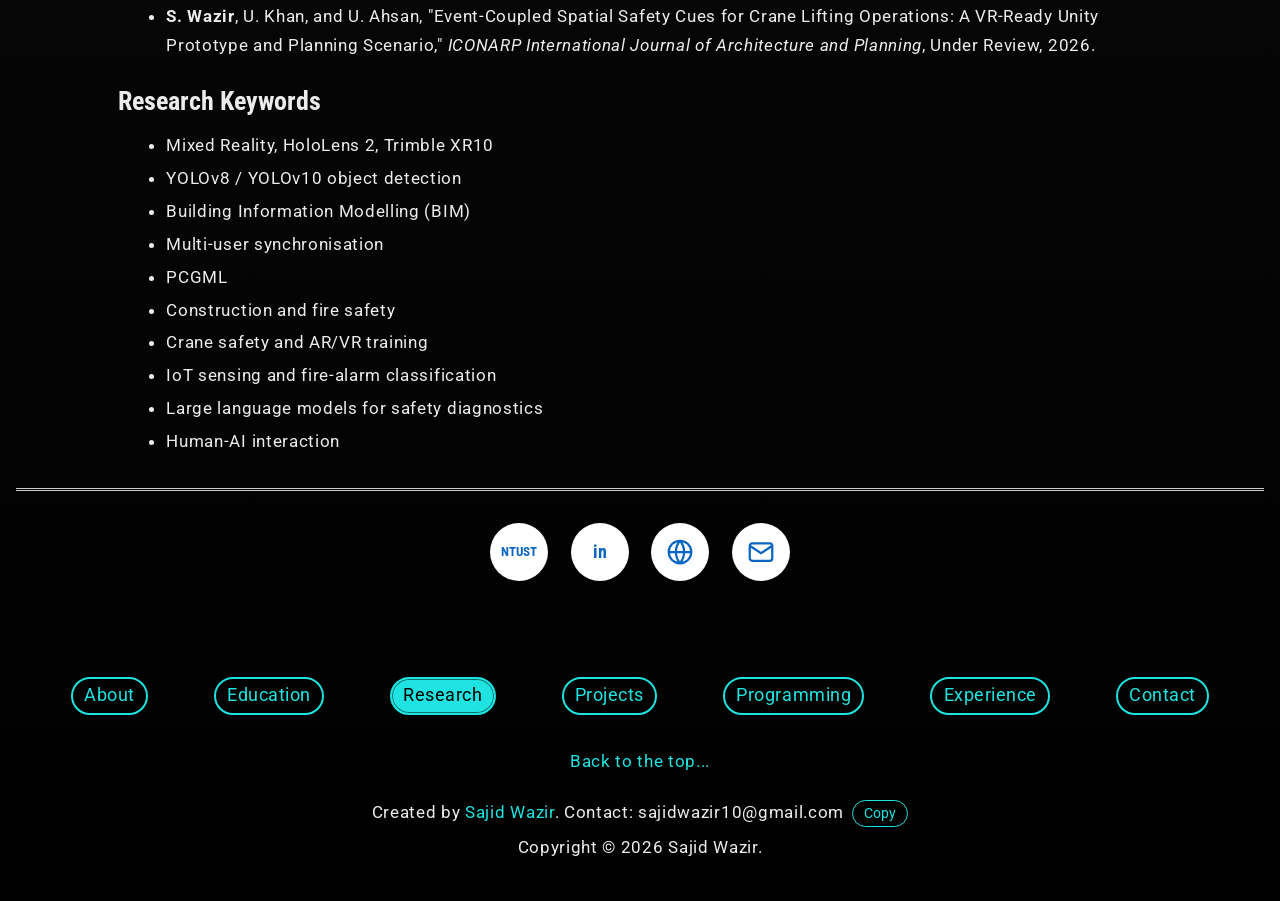
<file: research.html>
<!DOCTYPE html>
<html lang="en">
<head>
<meta charset="utf-8">
<meta name="viewport" content="width=device-width, initial-scale=1.0">
<meta name="author" content="Sajid Wazir">
<meta name="description" content="Personal website of Sajid Wazir, PhD candidate in Civil and Construction Engineering at NTUST, Taipei">
<meta name="keywords" content="construction safety, mixed reality, HoloLens 2, Trimble XR10, YOLO, computer vision, BIM, PCGML, civil engineering, NTUST">
<title>Sajid Wazir - Research</title>
<link rel="preconnect" href="https://fonts.googleapis.com">
<link rel="preconnect" href="https://fonts.gstatic.com" crossorigin>
<link href="https://fonts.googleapis.com/css2?family=Roboto:ital,wght@0,400;0,500;0,700;1,400&family=Roboto+Condensed:wght@700&display=swap" rel="stylesheet">
<link rel="stylesheet" href="css/style.css">
</head>
<body>
<header id="header_text">
<h1>Sajid Wazir</h1>
<p>Research Assistant</p>
</header>
<nav class="main"><ul><li><a href="index.html">About</a></li><li><a href="education.html">Education</a></li><li><a href="research.html" class="active">Research</a></li><li><a href="projects.html">Projects</a></li><li><a href="programming.html">Programming</a></li><li><a href="experience.html">Experience</a></li><li><a href="contact.html">Contact</a></li></ul></nav>
<main>
<div class="full">
<h2>Research</h2>
<p>My research looks at how AI and spatial computing can give people on construction sites and in buildings the right safety information at the right moment. I work where computer vision, BIM and Mixed Reality meet, and I test my systems on real headsets rather than in simulation only.</p>
<h3>Doctoral Research</h3>
<p><em>Integrating Large Language Models with Visual Data to Automate Complex Reasoning in Construction Safety Diagnostics</em>, funded by an NSTC Research Grant (Feb. 2026 to Present). I am developing an end-to-end AI inspection system that combines YOLOv8 object detection, Microsoft HoloLens 2, Trimble XR10, Unity Barracuda, C#, MRTK3 and the Claude Vision API for NFPA 10 fire extinguisher compliance assessment in construction environments.</p>
<h3>Multi-User Mixed Reality Inspection Copilot</h3>
<p>The core system is a HoloLens 2 and Trimble XR10 application that detects safety equipment with a custom YOLO model, overlays the results in the inspector's view, links findings to BIM data from Revit and AutoCAD, and adds an AI assistant panel for compliance reporting. The core research contribution is synchronising one inspection session across multiple users.</p>
<h3>PCGML for Construction Safety</h3>
<p>I apply Procedural Content Generation via Machine Learning to construction safety, generating varied site scenarios for training and evaluation. I started this line of work during my research internship at IIT Jammu, India, and have built a working prototype.</p>
<h3>Immersive Safety Training for Construction Workers</h3>
<p>I build construction site models in Plamo, export them as GLB into Unity, and use them as environments for immersive worker safety training.</p>
<h2>Publications</h2>
<h3>Conference Papers</h3>
<ul class="list">
<li><strong>S. Wazir</strong>, M.-H. Lin, T.-W. Lin, and K.-C. Wang, "Development of an Augmented Reality Based Fire Evacuation Navigation System," <em>International Conference on Computing in Civil and Building Engineering (ICCCBE)</em>, Paper 138, 2026.</li>
</ul>
<h3>Journal Papers</h3>
<ul class="list">
<li><strong>S. Wazir</strong>, U. Khan, and U. Ahsan, "Lightweight Mobile AR for Crane Safety Education: Dual-Mode 3D Visualization to Enhance Load-Chart Interpretation and Spatial Awareness," <em>IJRDET</em>, Vol. 15, Feb. 2026.</li>
<li><strong>S. Wazir</strong>, U. Khan, and U. A. Khan, "Resource-Aware Fire-Alarm Classification for Buildings Using Multimodal IoT Sensor Streams and Joint Meta-Heuristic Optimization," <em>Journal of Architecture, Planning &amp; Construction Management</em>, Under Review, 2026.</li>
<li><strong>S. Wazir</strong>, U. Khan, and U. Ahsan, "Event-Coupled Spatial Safety Cues for Crane Lifting Operations: A VR-Ready Unity Prototype and Planning Scenario," <em>ICONARP International Journal of Architecture and Planning</em>, Under Review, 2026.</li>
</ul>
<h3>Research Keywords</h3>
<ul class="list"><li>Mixed Reality, HoloLens 2, Trimble XR10</li><li>YOLOv8 / YOLOv10 object detection</li><li>Building Information Modelling (BIM)</li><li>Multi-user synchronisation</li><li>PCGML</li><li>Construction and fire safety</li><li>Crane safety and AR/VR training</li><li>IoT sensing and fire-alarm classification</li><li>Large language models for safety diagnostics</li><li>Human-AI interaction</li></ul>
</div>
<hr class="sep">
<ul class="icons">
<li><a href="https://www.ntust.edu.tw/" target="_blank" rel="noopener" title="NTUST" style="font-size:.8rem">NTUST</a></li>
<li><a href="https://www.linkedin.com/in/sajid-wazir" target="_blank" rel="noopener" title="LinkedIn">in</a></li>
<li><a href="https://sites.google.com/view/sajidwazir/" target="_blank" rel="noopener" title="Portfolio"><svg viewBox="0 0 24 24" fill="none" stroke="currentColor" stroke-width="1.8"><circle cx="12" cy="12" r="9"/><path d="M3 12h18M12 3a14 14 0 0 1 0 18M12 3a14 14 0 0 0 0 18"/></svg></a></li>
<li><a href="mailto:sajidwazir10@gmail.com" title="Email"><svg viewBox="0 0 24 24" fill="none" stroke="currentColor" stroke-width="1.8"><rect x="3" y="5" width="18" height="14" rx="2"/><path d="M3 7l9 6 9-6"/></svg></a></li>
</ul>
</main>
<footer>
<nav class="foot"><ul><li><a href="index.html">About</a></li><li><a href="education.html">Education</a></li><li><a href="research.html" class="active">Research</a></li><li><a href="projects.html">Projects</a></li><li><a href="programming.html">Programming</a></li><li><a href="experience.html">Experience</a></li><li><a href="contact.html">Contact</a></li></ul></nav>
<a class="top" href="#header_text">Back to the top...</a>
<p>Created by <a href="index.html">Sajid Wazir</a>. Contact: <span id="mail">sajidwazir10@gmail.com</span><button class="copybtn" type="button" data-copy="mail">Copy</button></p>
<p>Copyright &copy; 2026 Sajid Wazir.</p>
</footer>
<script src="js/main.js"></script>
</body>
</html>
</file>
<file: css/style.css>
/* Sajid Wazir personal website */
:root{
  --bg:#0a0a0a; --bg2:#141414; --ink:#ececec; --muted:#a9a9a9;
  --cyan:#1ee3e0; --line:#cfcfcf;
  --head:"Roboto Condensed","Roboto",Arial,sans-serif;
  --body:"Roboto",Arial,sans-serif;
  --cap:"Times New Roman",Times,serif;
}
*{box-sizing:border-box}
html{scroll-behavior:smooth}
body{margin:0;background:linear-gradient(180deg,#151515 0%,var(--bg) 40%,#000 100%);color:var(--ink);font-family:var(--body);font-size:17px;line-height:1.7;letter-spacing:.04em}
a{color:var(--cyan);text-decoration:none}
a:hover{text-decoration:underline}
a:focus-visible{outline:2px solid var(--cyan);outline-offset:3px;border-radius:4px}

/* Banner */
#header_text{background:#2a1e2d url("../images/banner.jpg") center/cover no-repeat;text-align:center;padding:5.5rem max(16px,env(safe-area-inset-right,0px)) 4.5rem max(16px,env(safe-area-inset-left,0px))}
#header_text h1{margin:0;font-family:var(--head);font-weight:700;font-size:clamp(2rem,5vw,3.6rem);line-height:1.1;color:#fff;letter-spacing:0;text-shadow:0 2px 6px rgba(0,0,0,.85),0 0 2px #000}
#header_text p{text-align:center;margin:.7rem 0 0;font-size:clamp(1rem,1.8vw,1.3rem);color:#fff;letter-spacing:.12em;text-shadow:0 1px 4px rgba(0,0,0,.9)}

/* Navigation */
nav.main{background:#000;border-bottom:3px double var(--line);padding:1rem max(16px,env(safe-area-inset-right,0px)) 1rem max(16px,env(safe-area-inset-left,0px))}
nav.main ul,nav.foot ul{list-style:none;margin:0 auto;padding:0;display:flex;flex-wrap:wrap;justify-content:space-evenly;gap:.7rem;max-width:1500px}
nav.main a,nav.foot a{display:inline-block;color:var(--cyan);border:2px solid var(--cyan);border-radius:999px;padding:.12rem .7rem;font-size:1.1rem;letter-spacing:.03em;box-shadow:0 0 0 1px #00000080 inset}
nav.main a:hover,nav.foot a:hover,nav.main a.active,nav.foot a.active{background:var(--cyan);color:#000;text-decoration:none}

/* Content */
main{max-width:1640px;margin:0 auto;padding:1.5rem max(16px,env(safe-area-inset-right,0px)) 3rem max(16px,env(safe-area-inset-left,0px))}
.row{display:grid;grid-template-columns:minmax(0,1.55fr) minmax(0,1fr);gap:4rem;align-items:start;padding-inline:clamp(0px,8vw,190px)}
@media (max-width:900px){.row{grid-template-columns:1fr;gap:2rem;padding-inline:0}.row .photo{order:-1;max-width:380px}}
.full{padding-inline:clamp(0px,8vw,190px)}
h2{font-family:var(--head);font-weight:700;font-size:2.4rem;line-height:1.15;margin:1.6rem 0 1rem;letter-spacing:0;text-transform:capitalize}
h2::first-letter{font-family:var(--cap);color:var(--cyan);font-size:3.4rem;font-weight:700}
h3{font-family:var(--head);font-weight:700;font-size:1.65rem;line-height:1.25;margin:1.6rem 0 .8rem;letter-spacing:0;text-transform:capitalize}
p{margin:0 0 1rem;text-align:justify}
ul.list{margin:0 0 1rem;padding-left:3rem}
ul.list li{margin:.25rem 0}
em a,a em{font-style:italic}
.photo img{display:block;width:100%;border-bottom-left-radius:22%;margin-top:1.4rem}
.small{color:var(--muted);font-size:.95rem}

/* Timeline entries */
.entry{border-left:2px solid var(--cyan);padding:.2rem 0 .2rem 1.2rem;margin:0 0 1.6rem}
.entry h3{margin:0 0 .2rem;font-size:1.35rem}
.entry .meta{color:var(--muted);font-size:.95rem;margin-bottom:.5rem}

/* Table */
.tbl{overflow-x:auto}
table{border-collapse:collapse;width:100%;min-width:560px}
th,td{border-bottom:1px solid #333;padding:.6rem .8rem;text-align:left;vertical-align:top}
th{color:var(--cyan);font-weight:500}

/* Highlights carousel */
.slideshow{position:relative;max-width:900px;margin:1rem auto 2rem}
.slide{display:none;text-align:center}
.slide.show{display:block}
.slide .num{color:var(--ink);font-size:.85rem;text-align:left;padding:.3rem .2rem}
.card{background:#000 url("../images/banner.jpg") center/cover;border-radius:10px;overflow:hidden}
.card .inner{background:rgba(0,0,0,.72);padding:2.6rem 2rem;min-height:250px;display:flex;flex-direction:column;justify-content:center;gap:.6rem}
.card .tag{color:var(--cyan);letter-spacing:.15em;text-transform:uppercase;font-size:.85rem}
.card .title{font-family:var(--head);font-weight:700;font-size:1.8rem;line-height:1.2;color:#fff}
.card .txt{margin:0;text-align:center;color:#ddd}
.prev,.next{position:absolute;top:50%;transform:translateY(-50%);background:rgba(0,0,0,.4);border:none;color:#fff;font-size:1.6rem;padding:.6rem .9rem;cursor:pointer;border-radius:4px}
.prev{left:0}.next{right:0}
.prev:hover,.next:hover{background:var(--cyan);color:#000}

/* Profile icons */
hr.sep{border:0;border-top:3px double var(--line);margin:2rem 0}
.icons{list-style:none;display:flex;flex-wrap:wrap;justify-content:center;gap:1.4rem;padding:0;margin:1rem 0 2rem}
.icons a{display:flex;align-items:center;justify-content:center;width:58px;height:58px;border-radius:50%;background:#fff;color:#0a66c2;font-weight:700;font-family:var(--head);font-size:1.15rem;letter-spacing:0}
.icons a:hover{text-decoration:none;box-shadow:0 0 0 3px var(--cyan)}
.icons svg{width:30px;height:30px}

/* Footer */
footer{text-align:center;padding:0 max(16px,env(safe-area-inset-right,0px)) 2rem max(16px,env(safe-area-inset-left,0px))}
nav.foot{margin:1rem 0 1.5rem}
footer p{text-align:center;margin:.4rem 0}
footer .top{display:inline-block;margin:.5rem 0 1rem}
.copybtn{font:inherit;font-size:.85rem;background:transparent;color:var(--cyan);border:1px solid var(--cyan);border-radius:999px;padding:.05rem .7rem;cursor:pointer;margin-left:.5rem}
@media (prefers-reduced-motion:reduce){html{scroll-behavior:auto}}
</file>
